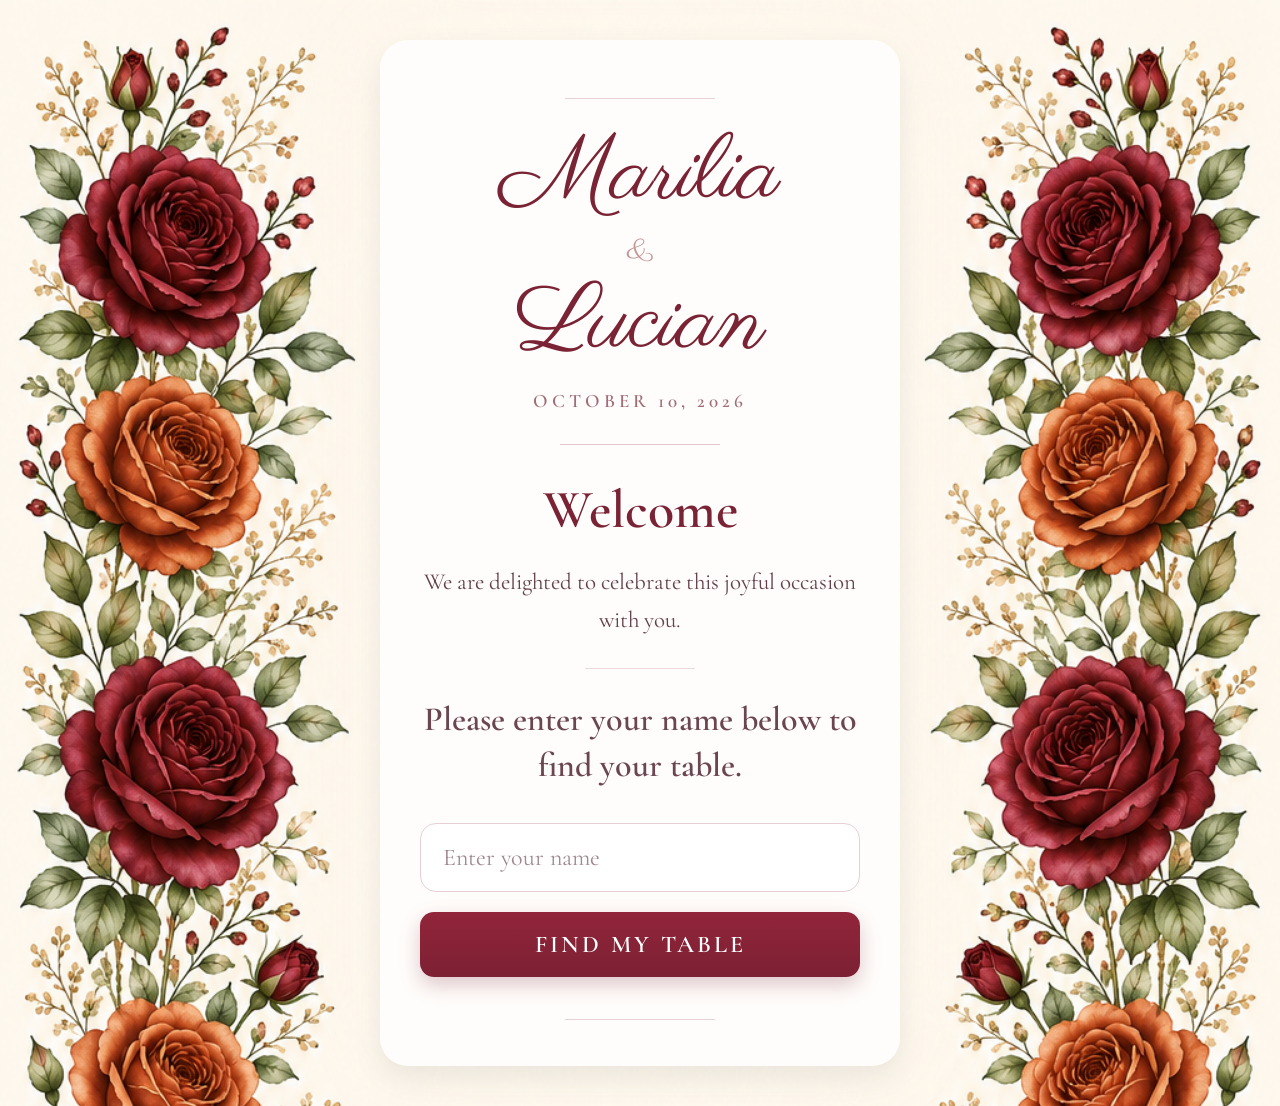
<file: index.html>
<!DOCTYPE html>
<html lang="en">

<head>

<meta charset="UTF-8">

<meta name="viewport"
content="width=device-width, initial-scale=1.0">

<title>Marilia & Lucian | Find Your Table</title>

<link rel="preconnect"
href="https://fonts.googleapis.com">

<link rel="preconnect"
href="https://fonts.gstatic.com"
crossorigin>

<link href="https://fonts.googleapis.com/css2?family=Comfortaa:wght@600;700&family=Parisienne&family=Cormorant+Garamond:wght@300;400;500;600;700&display=swap"
rel="stylesheet">

<link rel="stylesheet"
href="style.css">

</head>

<body>

<div class="page">

<main class="card">

        <h1>

            Marilia

            <span>&</span>

            Lucian

        </h1>

        <p class="date">

            OCTOBER 10, 2026

        </p>

        <div class="line"></div>

        <h2>

            Welcome

        </h2>

        <p class="welcome-text">

            We are delighted to celebrate this joyful occasion with you.

        </p>

        <div class="small-divider"></div>

        <p class="instructions">

            Please enter your name below to find your table.

        </p>



        <!-- Search -->

        <input

        id="guestName"

        type="text"

        placeholder="Enter your name">



        <button

        id="searchButton">

            Find My Table

        </button>



        <!-- Result -->

        <div id="result"></div>

    </main>

</div>

<script src="script.js"></script>

</body>

</html>
</file>
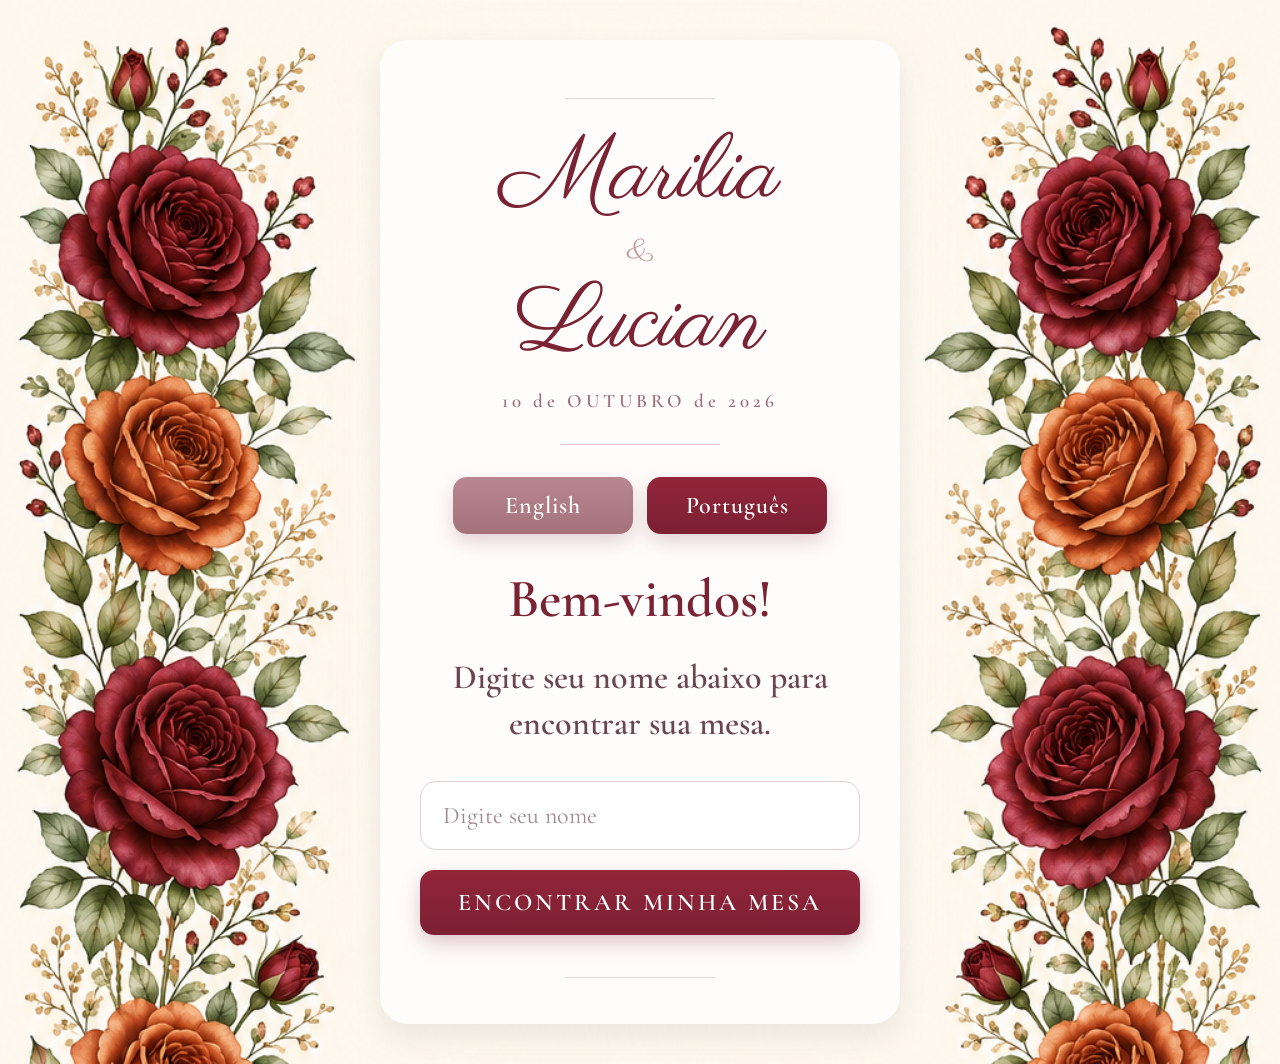
<file: index-pt.html>
<!DOCTYPE html>
<html lang="en">

<head>

<meta charset="UTF-8">

<meta name="viewport"
content="width=device-width, initial-scale=1.0">

<title>Marilia & Lucian | Encontre Sua Mesa</title>

<link rel="preconnect"
href="https://fonts.googleapis.com">

<link rel="preconnect"
href="https://fonts.gstatic.com"
crossorigin>

<link href="https://fonts.googleapis.com/css2?family=Comfortaa:wght@600;700&family=Parisienne&family=Cormorant+Garamond:wght@300;400;500;600;700&display=swap"
rel="stylesheet">

<link rel="stylesheet"
href="style.css">

</head>

<body>

<div class="page">

<main class="card">

        <h1>

            Marilia

            <span>&</span>

            Lucian

        </h1>

        <p class="date">

            10 de OUTUBRO de 2026

        </p>

        <div class="line"></div>

        <div class="language-buttons">

    <a href="index.html" class="language-button">

    English

</a>

<a href="index-pt.html" class="language-button active">

    Português

</a>

</div>

<h2>

    Bem-vindos!

</h2>


        <p class="instructions">

    Digite seu nome abaixo para encontrar sua mesa.

</p>



        <!-- Search -->

        <input

    id="guestName"

    type="text"

    placeholder="Digite seu nome">

<button

    id="searchButton">

    Encontrar Minha Mesa

</button>

<!-- Result -->

<div id="result"></div>

    </main>

</div>

<script src="script.js"></script>

</body>

</html>
</file>
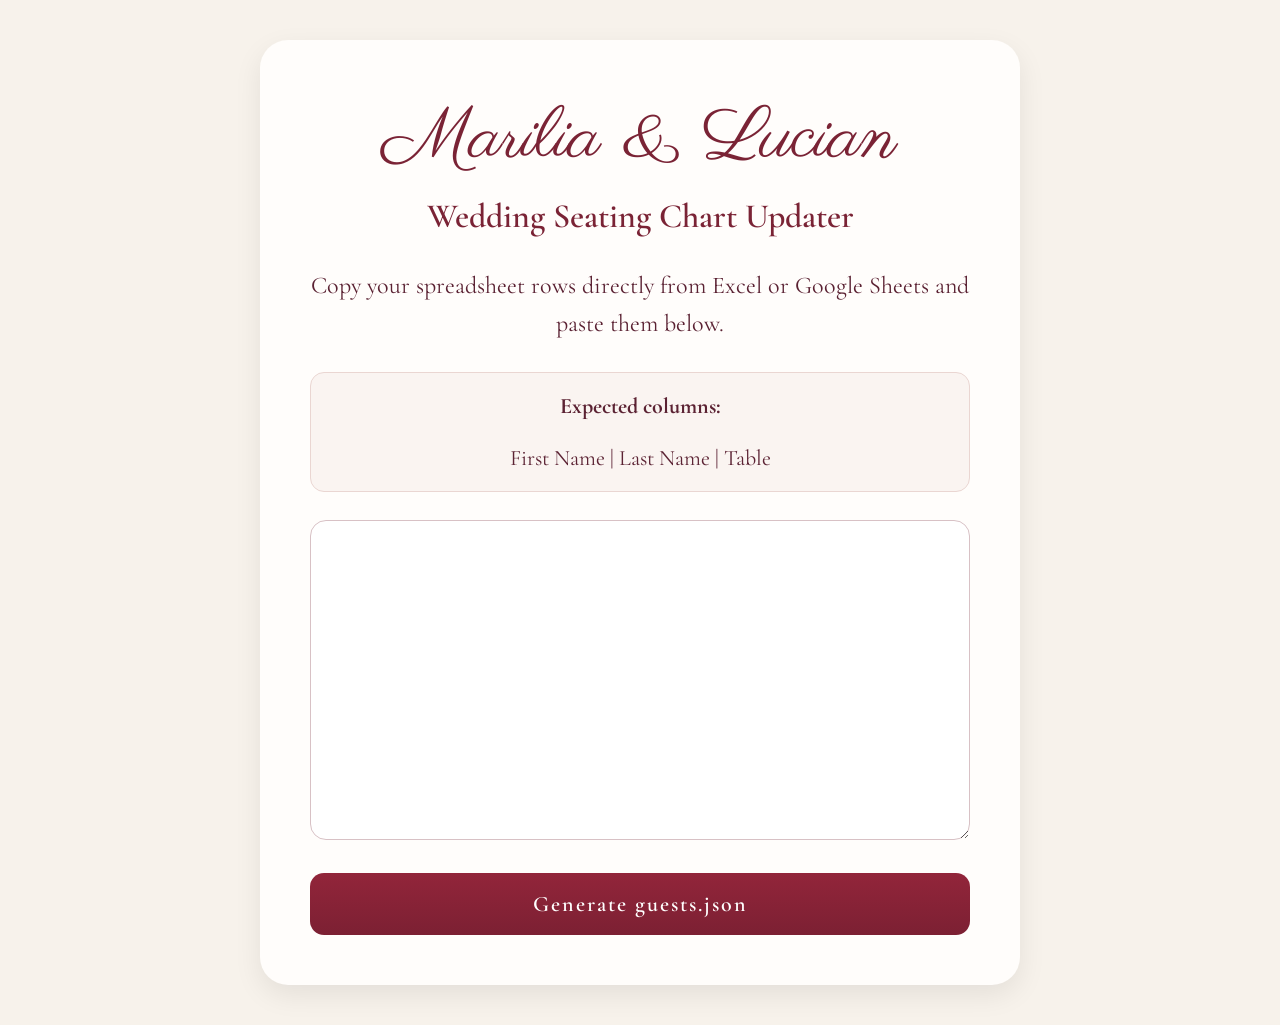
<file: Admin/update.html>
<!DOCTYPE html>
<html lang="en">

<head>

    <meta charset="UTF-8">

    <meta name="viewport"
          content="width=device-width, initial-scale=1.0">

    <title>Wedding Guest List Updater</title>

    <link rel="preconnect"
          href="https://fonts.googleapis.com">

    <link rel="preconnect"
          href="https://fonts.gstatic.com"
          crossorigin>

    <link href="https://fonts.googleapis.com/css2?family=Parisienne&family=Cormorant+Garamond:wght@400;500;600;700&display=swap"
          rel="stylesheet">

    <link rel="stylesheet"
          href="update.css">

</head>

<body>

<div class="container">

    <h1>Marilia & Lucian</h1>

    <h2>Wedding Seating Chart Updater</h2>

    <p class="intro">

        Copy your spreadsheet rows directly from Excel or Google Sheets
        and paste them below.

    </p>

    <div class="instructions">

        <strong>Expected columns:</strong>

        <br><br>

        First Name | Last Name | Table

    </div>

    <textarea

        id="spreadsheetData"

        placeholder="Paste your spreadsheet here...">

    </textarea>

    <button id="generateButton">

        Generate guests.json

    </button>

    <div id="summary"></div>

    <button

        id="downloadButton"

        style="display:none;">

        Download guests.json

    </button>

</div>

<script src="update.js"></script>

</body>

</html>
</file>
<file: style.css>
/* ======================================================
   Marilia & Lucian Wedding Seating
   Version 2.0
   Part 1 of 2
====================================================== */

*{
    margin:0;
    padding:0;
    box-sizing:border-box;
}

html{

    scroll-behavior:smooth;

}

body{

    margin:0;

    font-family:'Cormorant Garamond',serif;

    color:#5b2233;

    background:#f7f2eb url("./Assets/floral-background.png") no-repeat center top;

    background-size:cover;

    background-attachment:fixed;

}


/* ==============================
   PAGE
============================== */

.page{

    min-height:100vh;

    display:flex;

    justify-content:center;

    align-items:center;

    position:relative;

    padding:40px;

}


/* ==============================
   INVITATION CARD
============================== */

.card{

    position:relative;

    z-index:5;

    width:100%;

    max-width:520px;

    background:rgba(255,253,251,.96);

    backdrop-filter:blur(3px);

    border-radius:28px;

    padding:58px 40px 46px;

    box-shadow:

        0 12px 30px rgba(0,0,0,.08),

        0 0 80px rgba(255,248,235,.45);

}

/* ==============================
   NAME
============================== */

h1{

    text-align:center;

    color:#7a2335;

    font-family:'Parisienne',cursive;

    font-weight:400;

    line-height:1.02;

    font-size:92px;

}

h1 span{

    display:block;

    font-size:34px;

    color:#c39698;

    margin:

        10px

        0;

}

/* ==============================
   DATE
============================== */

.date{

    text-align:center;

    margin-top:18px;

    letter-spacing:4px;

    font-size:19px;

    color:#a06d77;

    font-weight:600;

}

/* ==============================
   DIVIDER
============================== */

.line{

    width:160px;

    height:1px;

    margin:

        32px auto;

    background:#e2c8cc;

}

.small-divider{

    width:110px;

    height:1px;

    margin:

        28px auto;

    background:#ead8db;

}
/* ==============================
   LANGUAGE BUTTONS
============================== */

.language-buttons{

    display:flex;

    gap:14px;

    justify-content:center;

    margin-bottom:32px;

}

.language-button{

    flex:1;

    max-width:180px;

    text-align:center;

    padding:14px 18px;

    border-radius:14px;

    background:

        linear-gradient(
            180deg,
            #92253a,
            #7c2033
        );

    color:white;

    text-decoration:none;

    font-family:'Cormorant Garamond',serif;

    font-size:24px;

    font-weight:600;

    letter-spacing:1px;

    transition:.25s;

    box-shadow:

        0 8px 20px rgba(122,35,53,.20);

}

.language-button:hover{

    transform:translateY(-2px);

}

.language-button.active{

    background:

        linear-gradient(
            180deg,
            #92253a,
            #7c2033
        );

}

.language-button:not(.active){

    background:

        linear-gradient(
            180deg,
            #b88790,
            #a5727b
        );

}
/* ==============================
   INTRO
============================== */

h2{

    text-align:center;

    font-size:54px;

    color:#7a2335;

    font-weight:600;

    margin-bottom:22px;

}

.welcome-text{

    text-align:center;

    font-size:23px;

    line-height:1.65;

    color:#64404a;

    margin-bottom:24px;

}

.instructions{

    text-align:center;

    font-size:34px;

    font-weight:600;

    line-height:1.35;

    color:#6b4650;

    margin-top:24px;

    margin-bottom:34px;

}

/* ==============================
   SEARCH
============================== */

input{

    width:100%;

    padding:

        19px 22px;

    font-size:24px;

    font-family:'Cormorant Garamond',serif;

    border-radius:16px;

    border:1px solid #e7cfd3;

    background:white;

    transition:.30s;

}

input::placeholder{

    color:#9f878d;

}

input:focus{

    outline:none;

    border-color:#8c3145;

    box-shadow:

        0 0 0 5px rgba(122,35,53,.08);

}

button{

    width:100%;

    margin-top:20px;

    padding:18px;

    border:none;

    border-radius:14px;

    background:
        linear-gradient(
        180deg,
        #92253a 0%,
        #7c2033 100%);

    color:white;

    font-family:'Cormorant Garamond',serif;

    font-size:24px;

    font-weight:600;

    letter-spacing:3px;

    text-transform:uppercase;

    cursor:pointer;

    box-shadow:

        0 8px 20px rgba(122,35,53,.25);

    transition:.25s;

}

button:hover{

    transform:translateY(-2px);

    box-shadow:

        0 14px 28px rgba(122,35,53,.30);

}


button:active{

    transform:translateY(0);

}
/* ======================================================
   Part 2 of 2
====================================================== */

/* ==============================
   RESULT
============================== */

#result{

    margin-top:42px;

}

.result-card{

    margin-top:10px;

    background:#fffdfb;

    border:1px solid #ead6d2;

    border-radius:20px;

    padding:34px 26px;

    text-align:center;

    box-shadow:

        0 8px 24px rgba(0,0,0,.05);

}

.result-card h2{

    font-family:'Cormorant Garamond',serif;

    color:#7a2335;

    font-size:48px;

    font-weight:600;

    margin-bottom:14px;

}

.result-card p{

    font-size:28px;

    line-height:1.6;

    color:#6b4650;

}

.table-number{

    margin-top:18px;

    font-family:'Comfortaa',sans-serif;

    font-size:42px;

    font-weight:700;

    color:#7a2335;

    letter-spacing:2px;

    text-transform:uppercase;

    line-height:1.2;

}

.not-found{

    font-size:24px;

    line-height:1.7;

}

/* ==============================
   LITTLE DECORATIVE LINES
============================== */

.card::before{

    content:"";

    display:block;

    width:150px;

    height:1px;

    background:#e7d2d6;

    margin:0 auto 30px auto;

}

.card::after{

    content:"";

    display:block;

    width:150px;

    height:1px;

    background:#e7d2d6;

    margin:38px auto 0 auto;

}

/* ==============================
   FADE ANIMATION
============================== */

@keyframes fadeIn{

    from{

        opacity:0;

        transform:translateY(12px);

    }

    to{

        opacity:1;

        transform:translateY(0);

    }

}

/* ==============================
   MOBILE
============================== */

@media (max-width:600px){

   .page{

    min-height:100vh;

    padding:24px;

}

    .card{

        padding:42px 22px 34px;

        border-radius:22px;

    }

    h1{

        font-size:58px;

    }

    h1 span{

        font-size:28px;

        margin:6px 0;

    }

    h2{

        font-size:44px;

    }

    .date{

        font-size:17px;

        letter-spacing:3px;

    }

    .welcome-text{

        font-size:21px;

    }

    .instructions{

    font-size:30px;

    line-height:1.35;

    font-weight:600;

    }

    input{

        font-size:22px;

        padding:18px;

    }

    button{

        font-size:21px;

        padding:18px;

    }

    .result-card{

        padding:26px 20px;

    }

    .result-card h2{

        font-size:42px;

    }

    .result-card p{

        font-size:24px;

    }

.language-buttons{

    gap:10px;

}

.language-button{

    font-size:20px;

    padding:14px;

}
 

/* ==============================
   LARGE DESKTOP
============================== */

@media (min-width:1200px){

    .card{

        max-width:540px;

    }

}

}
</file>
<file: Admin/update.css>
*{

    margin:0;

    padding:0;

    box-sizing:border-box;

}

body{

    font-family:'Cormorant Garamond',serif;

    background:#f7f2eb;

    color:#5b2233;

    min-height:100vh;

    display:flex;

    justify-content:center;

    align-items:center;

    padding:40px;

}

.container{

    width:100%;

    max-width:760px;

    background:#fffdfb;

    border-radius:28px;

    padding:50px;

    box-shadow:

        0 10px 28px rgba(0,0,0,.08);

}

h1{

    text-align:center;

    font-family:'Parisienne',cursive;

    color:#7a2335;

    font-size:72px;

    font-weight:400;

}

h2{

    text-align:center;

    margin-top:8px;

    color:#7a2335;

    font-size:34px;

    font-weight:600;

}

.intro{

    margin-top:30px;

    text-align:center;

    font-size:24px;

    line-height:1.6;

}

.instructions{

    margin-top:28px;

    padding:20px;

    border-radius:14px;

    background:#faf4f1;

    border:1px solid #ead6d2;

    font-size:22px;

    text-align:center;

}

textarea{

    margin-top:28px;

    width:100%;

    height:320px;

    resize:vertical;

    padding:20px;

    border-radius:16px;

    border:1px solid #d8c1c5;

    font-size:18px;

    font-family:Consolas, monospace;

    line-height:1.5;

}

textarea:focus{

    outline:none;

    border-color:#92253a;

    box-shadow:

        0 0 0 5px rgba(146,37,58,.10);

}

button{

    width:100%;

    margin-top:28px;

    padding:18px;

    border:none;

    border-radius:14px;

    background:

        linear-gradient(
            180deg,
            #92253a,
            #7c2033
        );

    color:white;

    font-size:22px;

    font-family:'Cormorant Garamond',serif;

    font-weight:600;

    letter-spacing:2px;

    cursor:pointer;

    transition:.25s;

}

button:hover{

    transform:translateY(-2px);

    box-shadow:

        0 10px 24px rgba(122,35,53,.22);

}

#summary{

    margin-top:30px;

    padding:20px;

    border-radius:14px;

    background:#faf4f1;

    border:1px solid #ead6d2;

    display:none;

    white-space:pre-line;

    font-size:21px;

}

@media (max-width:700px){

    body{

        padding:20px;

    }

    .container{

        padding:30px 22px;

    }

    h1{

        font-size:54px;

    }

    h2{

        font-size:28px;

    }

    .intro{

        font-size:21px;

    }

    .instructions{

        font-size:20px;

    }

    textarea{

        height:260px;

    }

}
</file>
